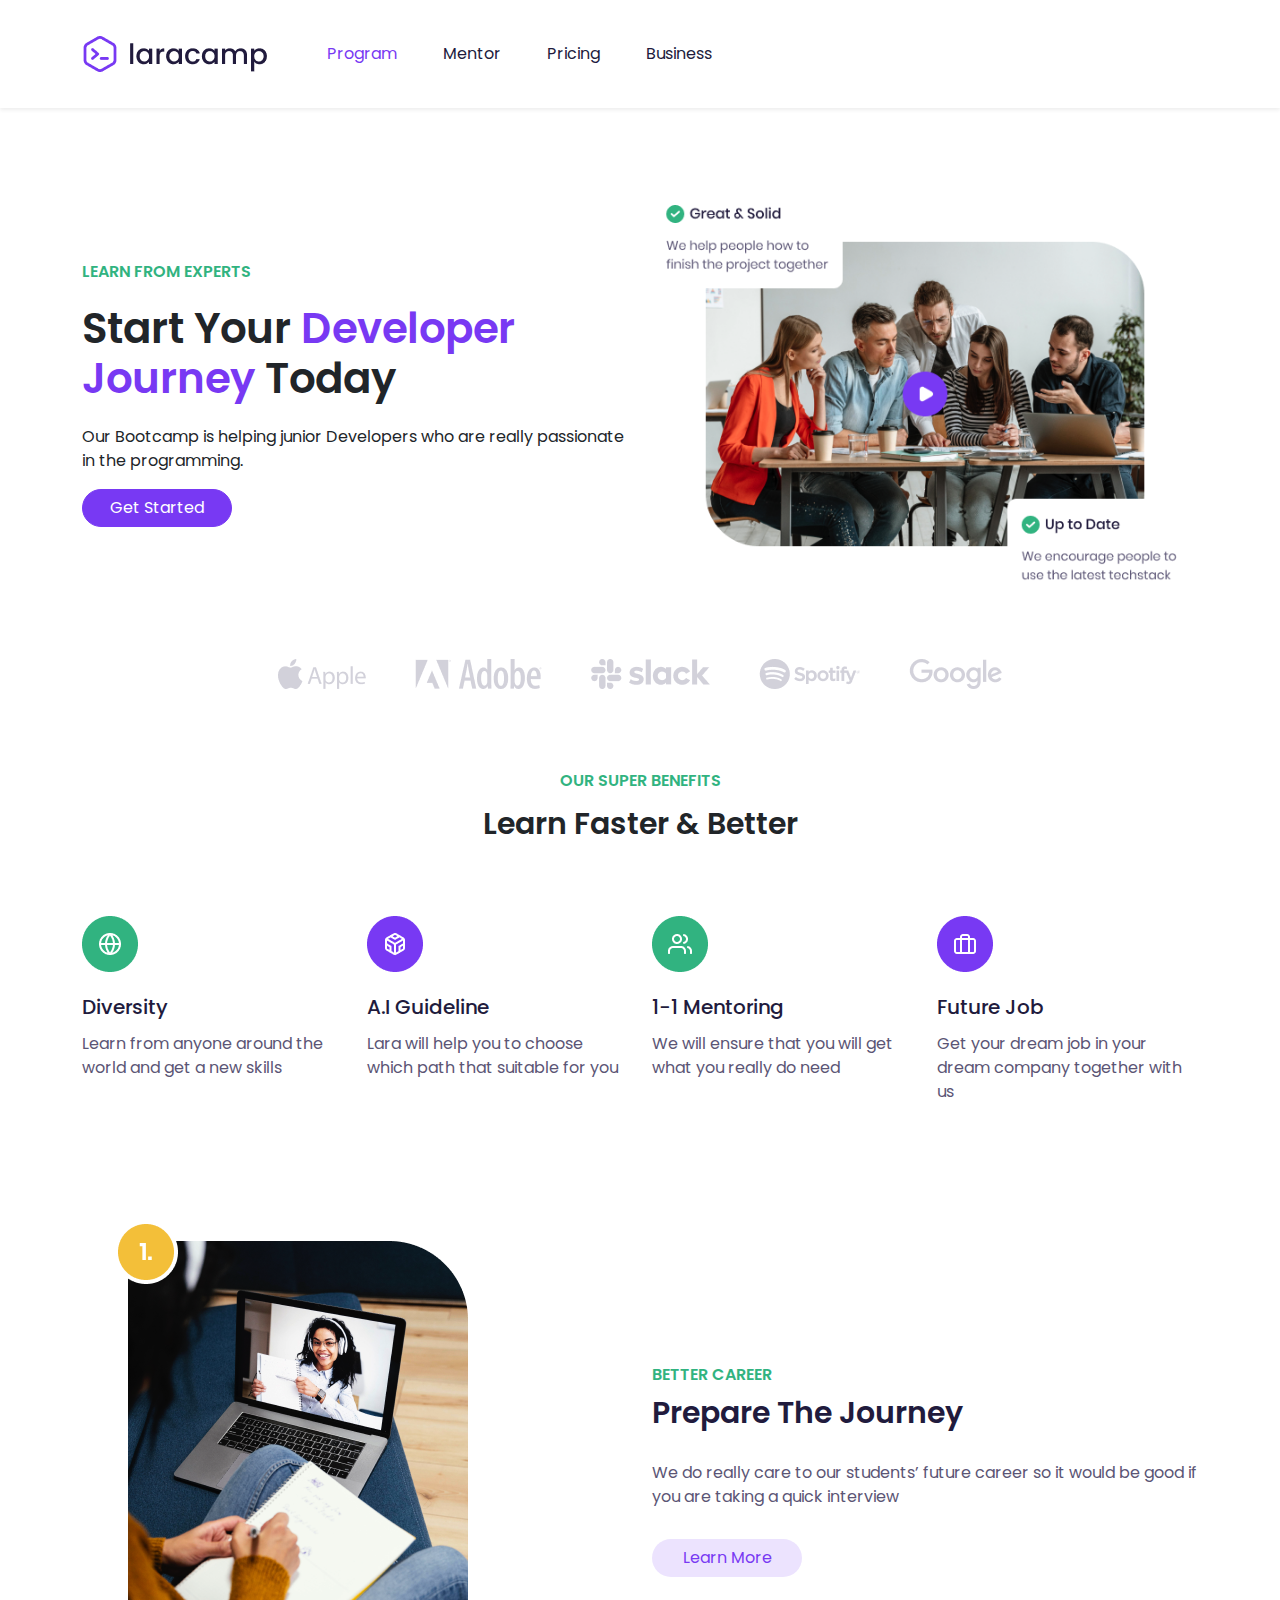
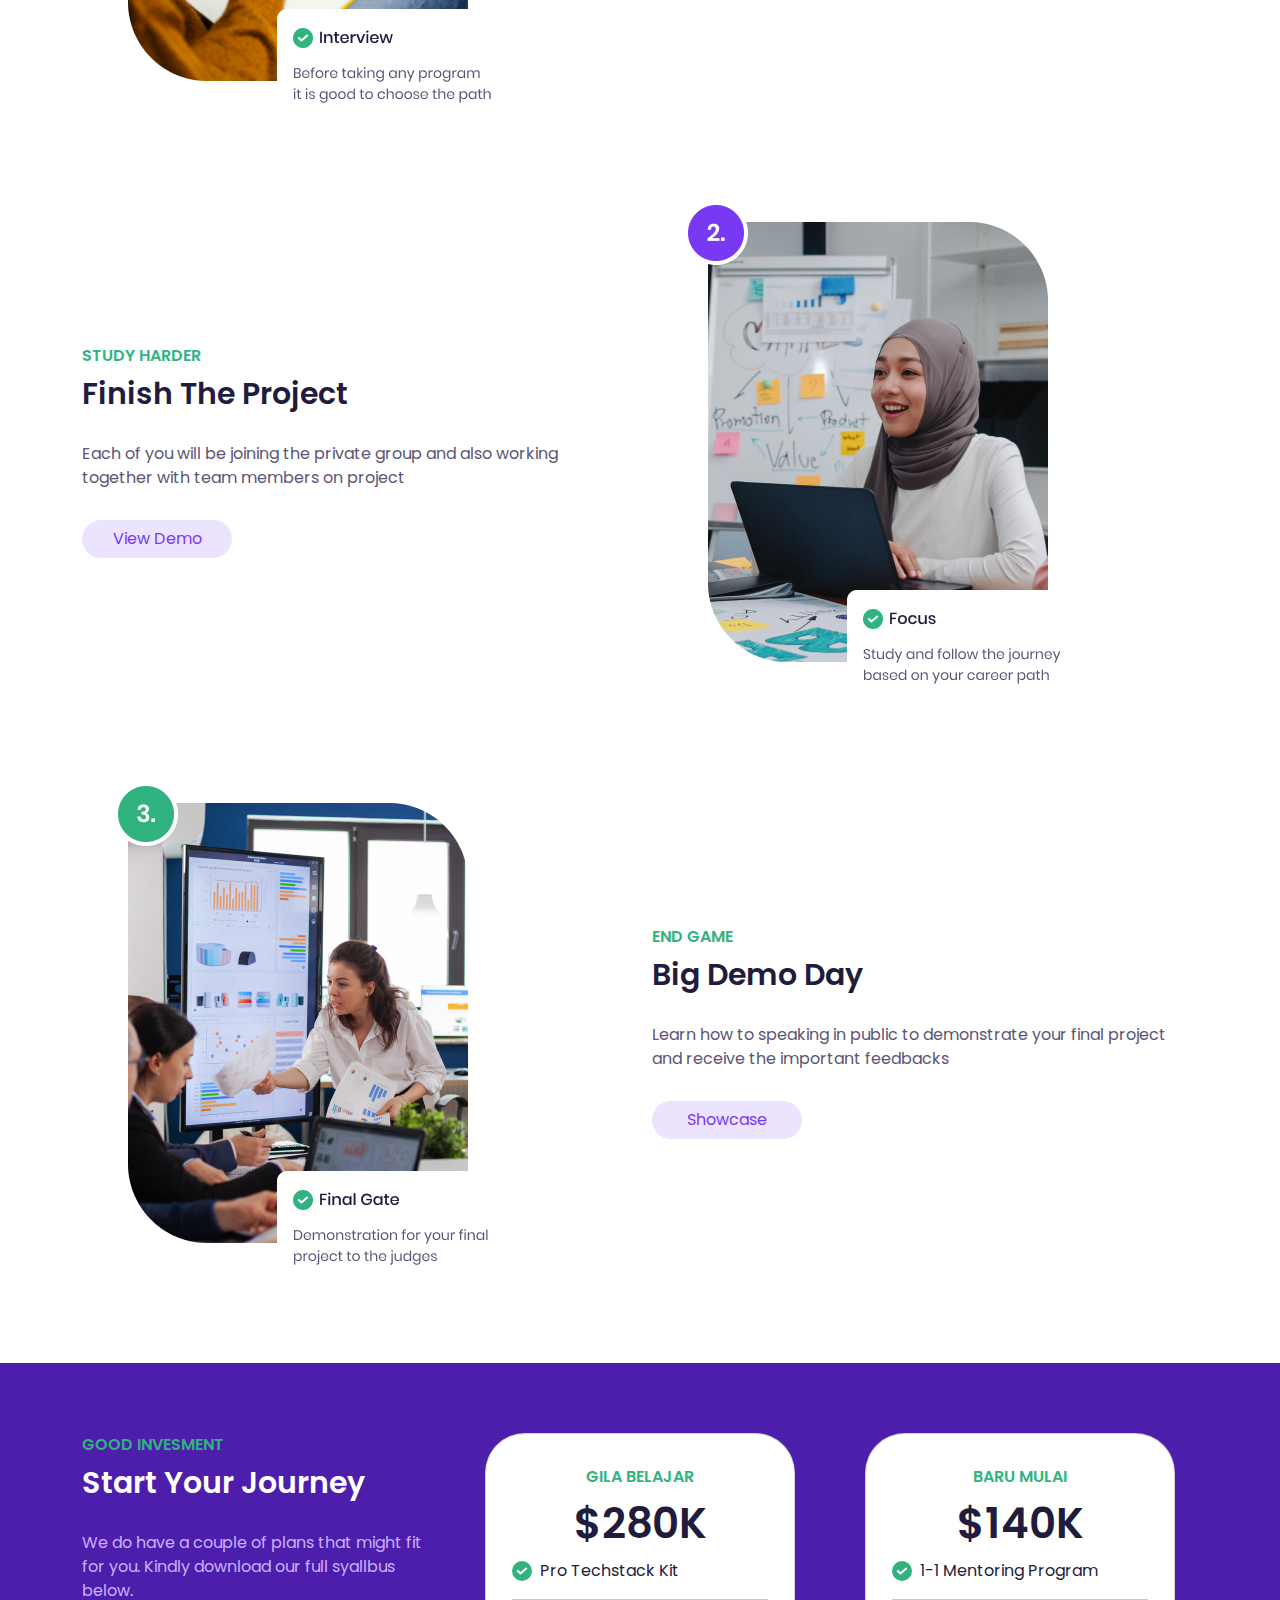
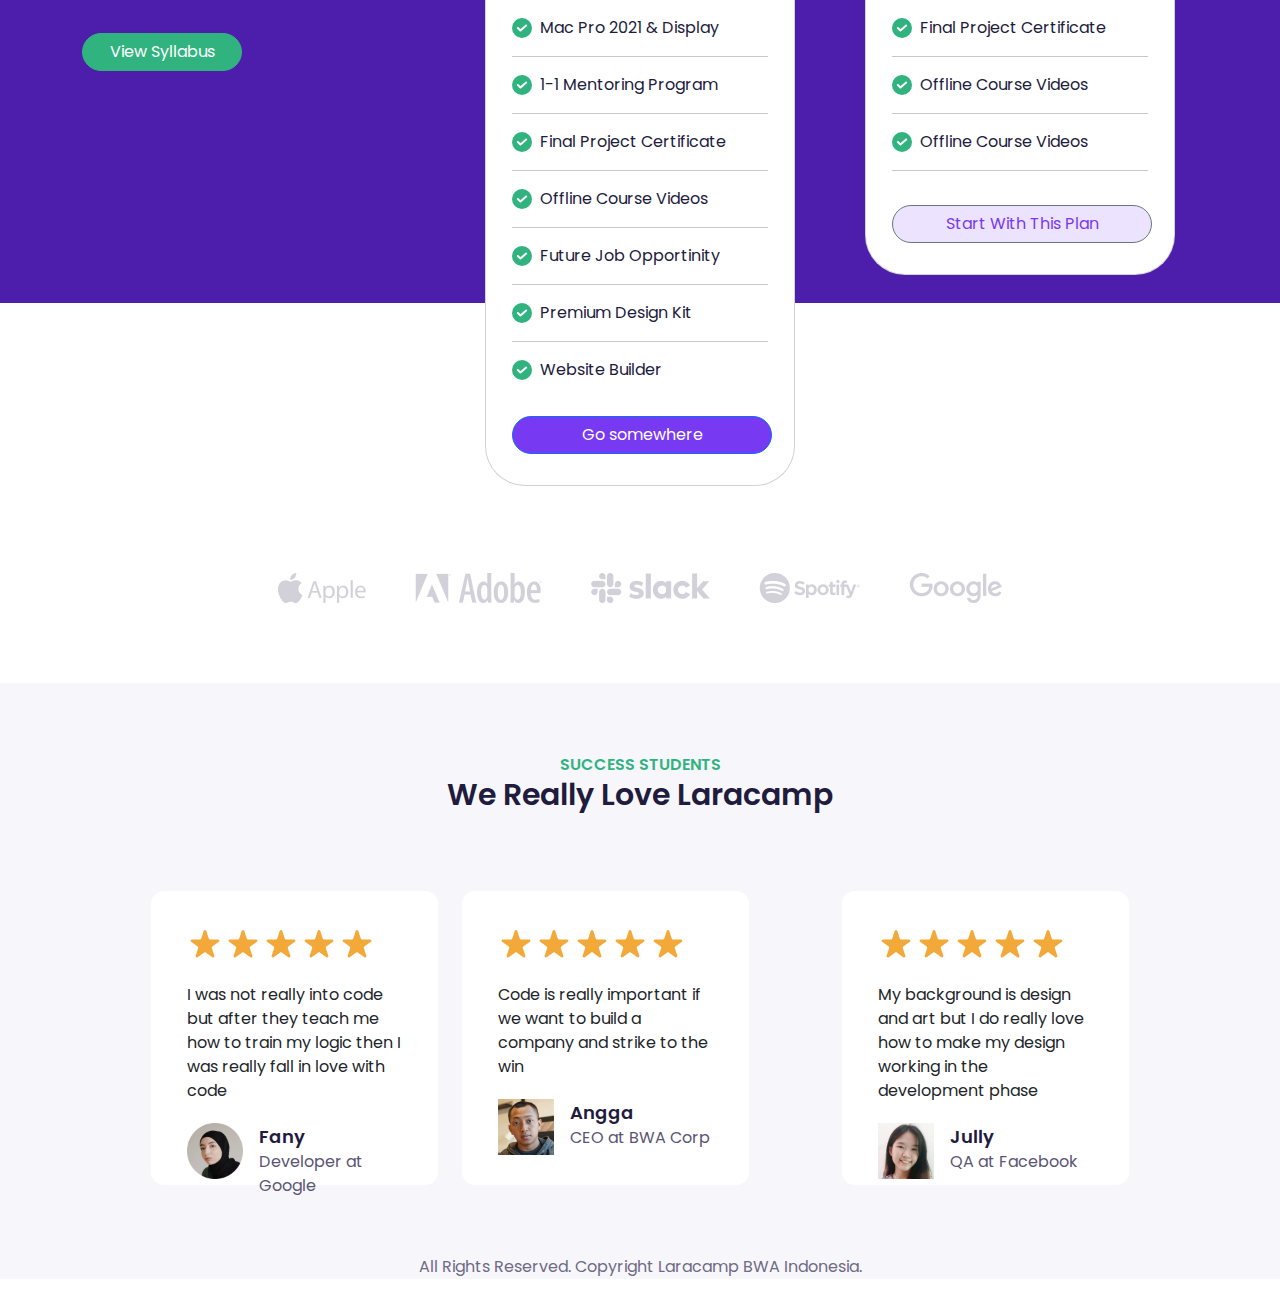
<file: index.html>
<!DOCTYPE html>
<html lang="en">
<head>
    <meta charset="UTF-8">
    <meta http-equiv="X-UA-Compatible" content="IE=edge">
    <meta name="viewport" content="width=device-width, initial-scale=1.0">
    <title>laracamp</title>

    <!-- Google Fonts -->
    <link rel="preconnect" href="https://fonts.googleapis.com">
    <link rel="preconnect" href="https://fonts.gstatic.com" crossorigin>
    <link href="https://fonts.googleapis.com/css2?family=Poppins:ital,wght@0,100;0,200;0,300;0,400;0,500;0,600;0,700;0,800;0,900;1,100;1,200;1,300;1,400;1,500;1,600;1,700;1,800;1,900&display=swap" rel="stylesheet">
    
    <!-- Bootstrap -->
    <link href="css/bootstrap.min.css" rel="stylesheet">

    <!-- Custome MyCss -->
    <link rel="stylesheet" href="mycss/style.css">

</head>
<body>

    <!-- Navbar -->
    <section class="navbar-laracamp">
        <nav class="navbar navbar-expand-lg shadow-sm">
            <div class="container container-navbar">

                <a class="navbar-brand" href="#">
                    <img src="images/logo.png" alt="Brand Laracamp">
                </a>

                <button class="navbar-toggler" type="button" data-bs-toggle="collapse" data-bs-target="#navbarSupportedContent" aria-controls="navbarSupportedContent" aria-expanded="false" aria-label="Toggle navigation">
                <span class="navbar-toggler-icon"></span>
                </button>

                <div class="collapse navbar-collapse" id="navbarSupportedContent">
                    <ul class="navbar-nav me-auto mb-2 mb-lg-0">

                        <li class="nav-item">
                        <a class="nav-link active" aria-current="page" href="#">Program</a>
                        </li>

                        <li class="nav-item">
                        <a class="nav-link" href="#">Mentor</a>
                        </li>

                        <li class="nav-item">
                        <a class="nav-link" href="#">Pricing</a>
                        </li>

                        <li class="nav-item">
                        <a class="nav-link" href="#">Business</a>
                        </li>

                    </ul>

                    <!-- sebelum login yang ditampilkan tombol ini -->
                    <!-- <div class="d-flex">
                        <a href="#" class="btn btn-sign-in">Sign In</a>
                        <a href="#" class="btn btn-success">Sign Up</a>
                    </div> -->
                    <!-- end sebelum login -->

                    <!-- setelah login -->
                    <!-- <div class="welcome-user">
                        <span>Hello, Sunghoon Park!</span>
                        <img class="img-user" src="images/photo (1).png" alt="sunghoon">
                    </div>
                    end setelah login -->

                </div>
            </div>
        </nav>
    </section>
    <!-- End Navbar -->

    <!-- hero section-->
    <section class="hero-section container">

     <div class="row">

         <div class="col-md-6 content-hero d-flex align-items-center">
            <div>
            <span>LEARN FROM EXPERTS</span>

            <h2 class="hero-title">Start Your <span>Developer<br>
                Journey</span> Today</h2>

            <p>Our Bootcamp is helping junior Developers
                 who are really passionate in the programming.</p>

                 <a href="#" class="btn btn-get-started">Get Started</a>
         </div>

         </div>

         

            <div class="col-md-6 hero-image">
                <img class="img-fluid" src="images/banner.png" alt="Banner">

            </div>
           
    </section>
    <!-- end hero section -->

    <!-- support -->
    <section class="support container text-center">
        <img src="images/Group 14.png" alt="support" class="image-fluid">
    </section>
    <!-- end support -->

    <!-- benefits -->
    <section class="benefits container">

        <div class="title-benefits text-center">
            <span>OUR SUPER BENEFITS</span>
            <p class="sub-title">Learn Faster & Better</p>
        </div>

        <div class="varian-benefits">
            <div class="row">
                <div class="col-md-3 varian">
                    <img src="images/ic_globe.png" alt="diversity"> <br>
                    <span>Diversity</span> 
                    <p class="varian-content">Learn from anyone around the world and get a new skills</p>
                </div>

                <div class="col-md-3 varian">
                    <img src="images/ic_globe (1).png" alt="diversity"> <br>
                     <span>A.I Guideline</span> 
                    <p class="varian-content">Lara will help you to choose
                        which path that suitable for you</p>
                </div>

                <div class="col-md-3 varian">
                    <img src="images/ic_globe (2).png" alt="diversity"> <br>
                    <span>1-1 Mentoring</span> 
                    <p class="varian-content">We will ensure that you will get
                        what you really do need</p>
                </div>

                <div class="col-md-3 varian">
                    <img src="images/ic_globe (3).png" alt="diversity"> <br>
                    <span>Future Job</span> 
                    <p class="varian-content">Get your dream job in your dream
                        company together with us</p>
                </div>

           
              
            </div>
        </div>

    </section>
    <!-- end benefits -->



    <!-- section carrer -->
    <section class="career container">
        <div class="row">

            <div class="col-md-6 img-career d-flex justify-content-end">
                <img src="images/Group 23.png" alt="career1" class="img-fluid">
            </div>

            <div class="col-md-6 content-career d-flex align-items-center">
                <div class="desc-career">
                    <span>BETTER CAREER</span>
                    <h3 class="title">Prepare The Journey</h3>
                    <p class="desc">We do really care to our students’ future career
                        so it would be good if you are taking a quick interview</p>
                        <a href="#" class="btn btn-career">Learn More</a>
                        
                    </div>
            </div>
        </div>

        <div class="row">

            

            <div class="col-md-6 content-career  d-flex align-items-center justify-content-center">
                <div class="desc-career">
                    <span>STUDY HARDER</span>
                    <h3 class="title">Finish The Project</h3>
                    <p class="desc">Each of you will be joining the private group and also
                        working together with team members on project</p>
                        <a href="#" class="btn btn-career">View Demo</a>
                        
                    </div>
            </div><div class="col-md-6 img-career d-flex justify-content-end">
                <img src="images/Group 24.png" alt="career1" class="img-fluid">
            </div>

        </div>

        <div class="row">

            <div class="col-md-6 img-career d-flex justify-content-end">
                <img src="images/Group 25.png" alt="career1" class="img-fluid">
            </div>

            <div class="col-md-6 content-career d-flex align-items-center">
                <div class="desc-career">
                    <span>END GAME</span>
                    <h3 class="title">Big Demo Day</h3>
                    <p class="desc">Learn how to speaking in public to demonstrate your
                        final project and receive the important feedbacks</p>
                        <a href="#" class="btn btn-career">Showcase</a>
                        
                    </div>
            </div>
        </div>



    </section>

    <!--  end section better carrer -->

    <!-- section invesment -->

    <section class="invesment">

        <div class="container">

            
            <div class="row">
                
                <div class="col-md-4 invest-content">
                    <div class="desc-content">
                        <span>GOOD INVESMENT</span>
                        <h3 class="title">Start Your Journey</h3>
                        <p class="desc">We do have a couple of plans that might fit for you.
                            Kindly download our full syallbus below.</p>
                            <a href="#" class="btn btn-silabus">View Syllabus</a>
                    </div>
                </div>
                
                <div class="col-md-4 kartu">
                    <div class="card" style="width: 310px;">
                        <div class="card-body">
                            <div class="text-center">
                            <span>GILA BELAJAR</span>
                            </div>
                          <h5 class="card-title">$280K</h5>
                          <div class="list-data">
                              <img class="list-img" src="images/ic_check.svg" alt="icon check">
                              <p>Pro Techstack Kit</p>
                           </div>
                           <hr>

                            <div class="list-data">
                              <img class="list-img" src="images/ic_check.svg" alt="icon check">
                              <p>Mac Pro 2021 & Display</p>
                           </div>
                           <hr>

                          <div class="list-data">
                              <img class="list-img" src="images/ic_check.svg" alt="icon check">
                              <p>1-1 Mentoring Program</p>
                           </div>
                           <hr>

                          <div class="list-data">
                              <img class="list-img" src="images/ic_check.svg" alt="icon check">
                              <p>Final Project Certificate</p>
                           </div>
                           <hr>

                          <div class="list-data">
                              <img class="list-img" src="images/ic_check.svg" alt="icon check">
                              <p>Offline Course Videos</p>
                           </div>
                           <hr>

                          <div class="list-data">
                              <img class="list-img" src="images/ic_check.svg" alt="icon check">
                              <p>Future Job Opportinity</p>
                           </div>
                           <hr>

                          <div class="list-data">
                              <img class="list-img" src="images/ic_check.svg" alt="icon check">
                              <p>Premium Design Kit</p>
                           </div>
                           <hr>

                          <div class="list-data">
                              <img class="list-img" src="images/ic_check.svg" alt="icon check">
                              <p>Website Builder</p>
                           </div>
                           

                           <a href="#" class="btn btn-primary">Go somewhere</a>
                        </div>
                      </div>
                </div>
                
                <div class="col-md-4 kartu">
                    
                    <div class="card" style="width: 310px;">
                        <div class="card-body">
                            <div class="text-center">
                            <span>BARU MULAI</span>
                            </div>
                          <h5 class="card-title">$140K</h5>
                          <div class="list-data">
                              <img class="list-img" src="images/ic_check.svg" alt="icon check">
                              <p>1-1 Mentoring Program</p>
                           </div>
                           <hr>

                            <div class="list-data">
                              <img class="list-img" src="images/ic_check.svg" alt="icon check">
                              <p>Final Project Certificate</p>
                           </div>
                           <hr>

                          <div class="list-data">
                              <img class="list-img" src="images/ic_check.svg" alt="icon check">
                              <p>Offline Course Videos</p>
                           </div>
                           <hr>

                          <div class="list-data">
                              <img class="list-img" src="images/ic_check.svg" alt="icon check">
                              <p>Offline Course Videos</p>
                           </div>
                           <hr>

                             <a href="#" class="btn btn-secondary">Start With This Plan</a>
                        </div>
                        
                    </div>

                </div>
                
            </div>
            
        </div>

     </section>
    <!-- end section invesment -->

    <!-- support -->
    <section class="support2 container text-center">
        <img src="images/Group 26.png" alt="support" class="img-fluid">
    </section>
    <!-- end support -->

    <!-- footer -->
    <section class="footer-section">
        <div class="container text-center header-footer">
            <span>SUCCESS STUDENTS</span>
            <h3>We Really Love Laracamp</h3>
        </div>

        <div class="container students">
            <div class="row">


                <div class="col-md-4 kartu d-flex justify-content-end">
                    <div class="card" style="width: 287px;">
                        <div class="card-body">
                            <img class="rate img-fluid" src="images/rate.svg" alt="rate">
                            <p class="card-text">
                                I was not really into code but
                                after they teach me how to
                                train my logic then I was really
                                fall in love with code</p>
                                <div class="user-students">
                                    <img class="user-img img-fluid" src="images/fanny_photo.png" alt="image1">
                                    <div class="nama">
                                        <span>Fany</span>
                                        <p class="profesi">Developer at Google</p>
                                    </div>
                                </div>
                         
                        </div>
                    </div>
                </div>

                <div class="col-md-4 kartu display justify-content-center">
                    <div class="card" style="width: 287px;">
                        <div class="card-body">
                            <img class="rate img-fluid" src="images/rate.svg" alt="rate">
                            <p class="card-text">
                                Code is really important if
                                we want to build a company
                                and strike to the win</p>
                                <div class="user-students">
                                    <img class="user-img img-fluid" src="images/anggaphoto 1.png" alt="image1">
                                    <div class="nama">
                                        <span>Angga</span>
                                        <p class="profesi">CEO at BWA Corp</p>
                                    </div>
                                </div>
                         
                        </div>
                    </div>
                </div>

                <div class="col-md-4 kartu">
                    <div class="card" style="width: 287px;">
                        <div class="card-body">
                            <img class="rate img-fluid" src="images/rate.svg" alt="rate">
                            <p class="card-text">
                                My background is design and
                                art but I do really love how
                                to make my design working in
                                the development phase</p>
                                <div class="user-students">
                                    <img class="user-img img-fluid" src="images/FANY.png" alt="image1">
                                    <div class="nama">
                                        <span>Jully</span>
                                        <p class="profesi">QA at Facebook</p>
                                    </div>
                                </div>
                         
                        </div>
                    </div>
                </div>

            </div>
        </div>
       
        <p class="text-center copy">
            All Rights Reserved. Copyright Laracamp BWA Indonesia.
        </p>
    </section>

    <script src="js/bootstrap.bundle.min.js"></script>
</body>
</html>
</file>
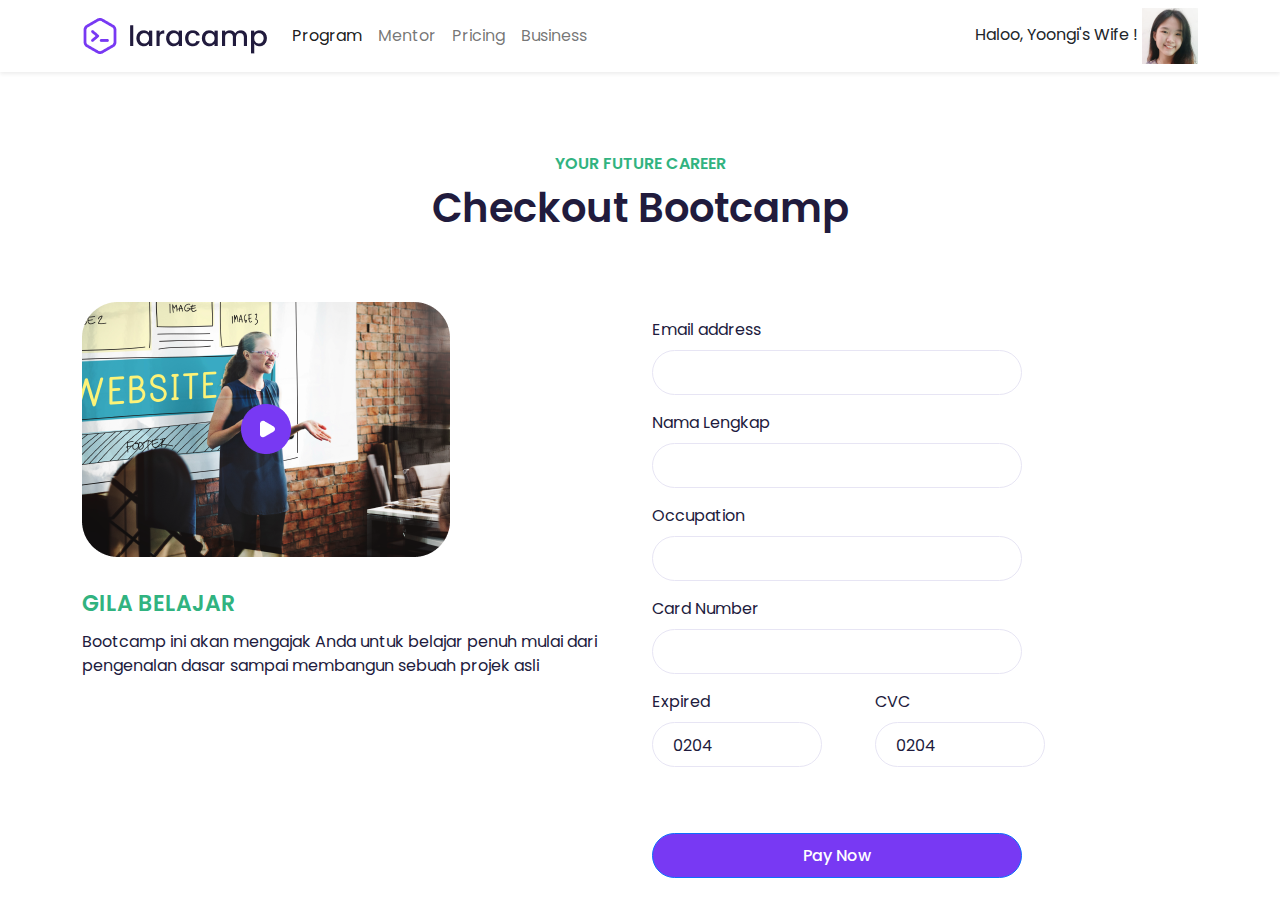
<file: checkout.html>
<!DOCTYPE html>
<html lang="en">
<head>
    <meta charset="UTF-8">
    <meta http-equiv="X-UA-Compatible" content="IE=edge">
    <meta name="viewport" content="width=device-width, initial-scale=1.0">
    <title>Document</title>

    <!-- Google font -->
    <link rel="preconnect" href="https://fonts.googleapis.com">
    <link rel="preconnect" href="https://fonts.gstatic.com" crossorigin>
    <link href="https://fonts.googleapis.com/css2?family=Poppins:ital,wght@0,100;0,200;0,300;0,400;0,500;0,600;0,700;0,800;0,900;1,100;1,200;1,300;1,400;1,500;1,600;1,700;1,800;1,900&display=swap" rel="stylesheet">

    <!-- Bootstrap -->
    <link href="css/bootstrap.min.css" rel="stylesheet">

    <!-- Custom Mycss -->
    <link rel="stylesheet" href="mycss/style.css">
</head>
<body>

     <!-- Navbar -->
     <section class="navbar-laracamp">

        <nav class="navbar navbar-expand-lg shadow-sm">
            <div class="container">


              <a class="navbar-brand" href="#">
                <img src="images/logo.png" alt="Brand Laracamp">
              </a>

              <button class="navbar-toggler" type="button" data-bs-toggle="collapse" data-bs-target="#navbarSupportedContent" aria-controls="navbarSupportedContent" aria-expanded="false" aria-label="Toggle navigation">
                <span class="navbar-toggler-icon"></span>
              </button>
              <div class="collapse navbar-collapse" id="navbarSupportedContent">
                <ul class="navbar-nav me-auto mb-2 mb-lg-0">
                  <li class="nav-item">
                    <a class="nav-link active" aria-current="page" href="#">Program</a>
                  </li>

                  <li class="nav-item">
                    <a class="nav-link" href="#">Mentor</a>
                  </li>
                  
                  <li class="nav-item">
                    <a class="nav-link" href="#">Pricing</a>
                  </li>
       
                  <li class="nav-item">
                    <a class="nav-link" href="#">Business</a>
                  </li>
       
                </ul>

                <!-- Sebelum Login -->

                <!-- <div class="d-flex">
  
                  <a href="#" class="btn btn-sign-in">Sign In</a>
                  <a href="#" class="btn btn-success">Sign Up</a>
                </div> -->

                <!-- Akhir dari sebelum login -->

                <!-- Setelah Login -->

                <div class="Halo-beb">
                     <span>Haloo, Yoongi's Wife !</span>
                     <img class="img-user" src="images/FANY.png" alt="zahra">
                </div>

                <!-- End Setelah Login -->

              </div>
            </div>
          </nav>

    </section>
    <!--End Navbar  -->


    <!-- Checkout Bootcamp -->
    <section class="container checkout-bootcamp">
        <span>YOUR FUTURE CAREER</span>
        <h2>Checkout Bootcamp</h2>

    </section>

    <!-- End Checkout -->

    <!-- Detail Checkout -->
    <section class="detail-checkout container">
        <div class="row">
            <div class="col-md-6 left-content">
              <div>
                <div class="video">
                    <img src="images/item.png" class="img-fluid" alt="view video">
                 </div>

                 <div class="desc">
                    <span>GILA BELAJAR</span>
                    <p cl>Bootcamp ini akan mengajak Anda untuk
                        belajar penuh mulai dari pengenalan dasar
                        sampai membangun sebuah projek asli</p>
                 </div>
              </div>
  
            </div>

            <div class="col-md-6 right-content">
                <form class="mt-3">
                    <div class="mb-3 inputan">
                      <label for="exampleInputEmail1" class="form-label">Email address</label>
                      <input type="email" class="form-control" id="email" aria-describedby="emailHelp">
                    </div>
                    
                    <div class="mb-3 inputan">
                      <label for="exampleInputnama" class="form-label">Nama Lengkap</label>
                      <input type="text" class="form-control" id="namalengkap" aria-describedby="emailHelp">
                    </div>
                    
                    <div class="mb-3 inputan">
                      <label for="exampleInputEmail1" class="form-label">Occupation</label>
                      <input type="text" class="form-control" id="occupation" aria-describedby="emailHelp">
                    </div>
                    
                    <div class="mb-3 inputan">
                      <label for="exampleInputEmail1" class="form-label">Card Number</label>
                      <input type="number" class="form-control" id="cardnumber" aria-describedby="emailHelp">
                    </div>
                    
                  <div class="row">
                    <div class="col-md-3 inputan2">
                        <div class="mb-3">
                            <label for="exampleInputEmail1" class="form-label">Expired</label>
                            <input type="text" class="form-control" id="expired" value="0204">
                        </div>
                    </div>

                    <div class="col-md-3 inputan2">
                        <div class="mb-3 jarak">
                            <label for="exampleInputEmail1" class="form-label">CVC</label>
                            <input type="text" class="form-control" id="cvc" value="0204">
                        </div>
                    </div>
                  </div>
                    
                    <button type="submit" class="btn btn-primary">Pay Now</button>
                  </form>
            </div>
        </div>
    </section>

    <!-- End Detail -->

    <script src="js/bootstrap.bundle.min.js"></script>
</body>
</html>
</file>
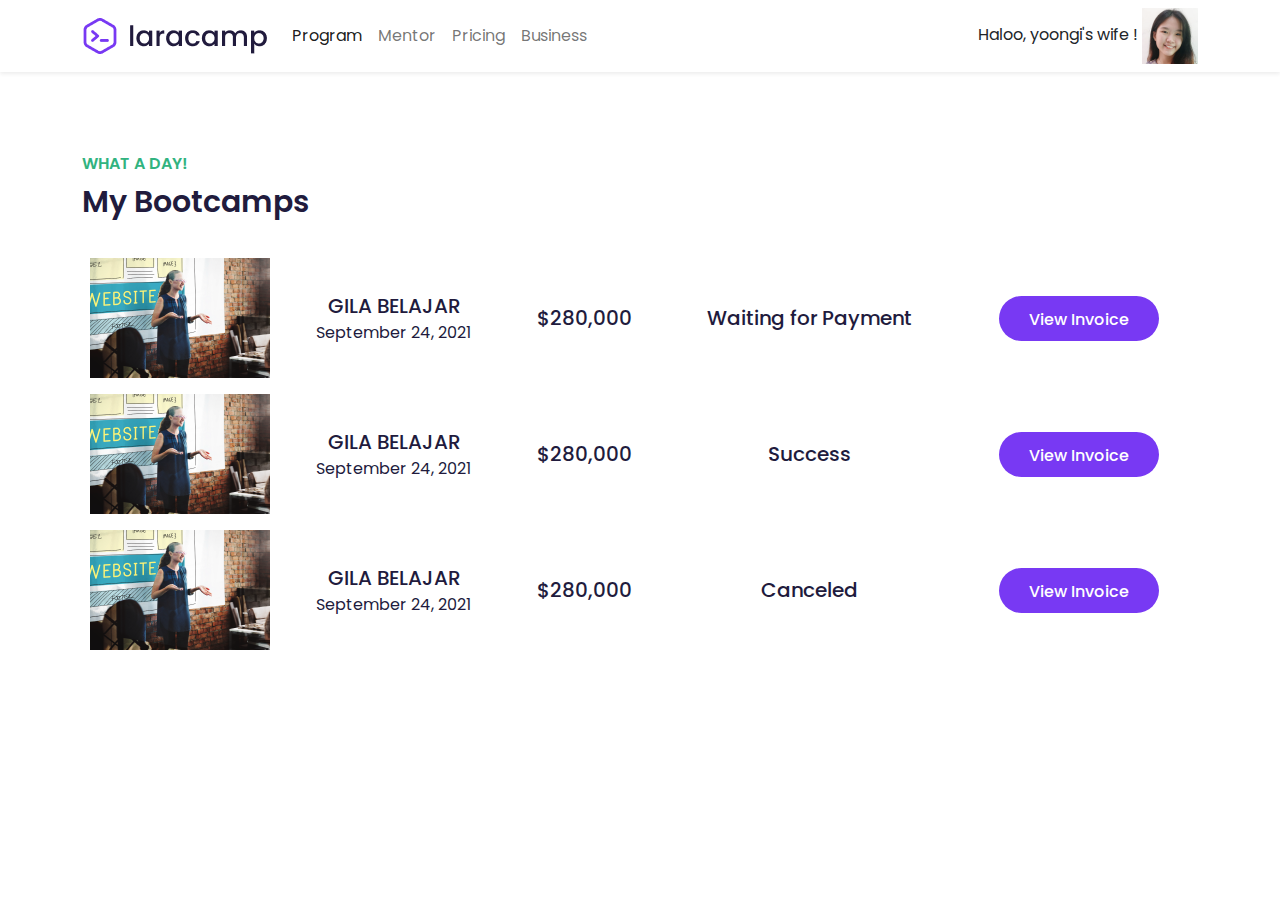
<file: dashboard.html>
<!DOCTYPE html>
<html lang="en">
<head>
    <meta charset="UTF-8">
    <meta http-equiv="X-UA-Compatible" content="IE=edge">
    <meta name="viewport" content="width=device-width, initial-scale=1.0">
    <title>Document</title>

    <!-- Google font -->
    <link rel="preconnect" href="https://fonts.googleapis.com">
    <link rel="preconnect" href="https://fonts.gstatic.com" crossorigin>
    <link href="https://fonts.googleapis.com/css2?family=Poppins:ital,wght@0,100;0,200;0,300;0,400;0,500;0,600;0,700;0,800;0,900;1,100;1,200;1,300;1,400;1,500;1,600;1,700;1,800;1,900&display=swap" rel="stylesheet">

    <!-- Bootstrap -->
    <link href="css/bootstrap.min.css" rel="stylesheet">

    <!-- Custom Mycss -->
    <link rel="stylesheet" href="mycss/style.css">
</head>
<body>

     <!-- Navbar -->
     <section class="navbar-laracamp">

        <nav class="navbar navbar-expand-lg shadow-sm">
            <div class="container">


              <a class="navbar-brand" href="#">
                <img src="images/logo.png" alt="Brand Laracamp">
              </a>

              <button class="navbar-toggler" type="button" data-bs-toggle="collapse" data-bs-target="#navbarSupportedContent" aria-controls="navbarSupportedContent" aria-expanded="false" aria-label="Toggle navigation">
                <span class="navbar-toggler-icon"></span>
              </button>
              <div class="collapse navbar-collapse" id="navbarSupportedContent">
                <ul class="navbar-nav me-auto mb-2 mb-lg-0">
                  <li class="nav-item">
                    <a class="nav-link active" aria-current="page" href="#">Program</a>
                  </li>

                  <li class="nav-item">
                    <a class="nav-link" href="#">Mentor</a>
                  </li>
                  
                  <li class="nav-item">
                    <a class="nav-link" href="#">Pricing</a>
                  </li>
       
                  <li class="nav-item">
                    <a class="nav-link" href="#">Business</a>
                  </li>
       
                </ul>

                <!-- Sebelum Login -->

                <!-- <div class="d-flex">
  
                  <a href="#" class="btn btn-sign-in">Sign In</a>
                  <a href="#" class="btn btn-success">Sign Up</a>
                </div> -->

                <!-- Akhir dari sebelum login -->

                <!-- Setelah Login -->

                <div class="Halo-beb">
                     <span>Haloo, yoongi's wife !</span>
                     <img class="img-user" src="images/FANY.png" alt="dila">
                </div>

                <!-- End Setelah Login -->

              </div>
            </div>
          </nav>

    </section>
    <!--End Navbar  -->


    <!-- Dasboard -->
    <section class="container dashboard">
    <span>WHAT A DAY!</span>
    <h2>My Bootcamps</h2>

    <table class="table table-borderless">
        <tbody>
          <tr>
            <td class="td-img">
                <img src="images/image 15.png" alt="cover">
            </td>
            <td class="td-bootcamp">
                <div class="desc">
                    <p class="name">GILA BELAJAR</p>
                    <p class="date">September 24, 2021</p>
                </div>
              
            </td>
            <td>$280,000</td>
            <td>Waiting for Payment</td>
            <td>
                <a href="#" class="btn btn-dash">View Invoice</a>
            </td>
          </tr>

          <tr>
            <td class="td-img">
                <img src="images/image 15.png" alt="cover">
            </td>
            <td class="td-bootcamp">
                <div class="desc">
                    <p class="name">GILA BELAJAR</p>
                    <p class="date">September 24, 2021</p>
                </div>
              
            </td>
            <td>$280,000</td>
            <td>Success</td>
            <td>
                <a href="#" class="btn btn-dash">View Invoice</a>
            </td>
          </tr>

          <tr>
            <td class="td-img">
                <img src="images/image 15.png" alt="cover">
            </td>
            <td class="td-bootcamp">
                <div class="desc">
                    <p class="name">GILA BELAJAR</p>
                    <p class="date">September 24, 2021</p>
                </div>
              
            </td>
            <td>$280,000</td>
            <td>Canceled</td>
            <td>
                <a href="#" class="btn btn-dash">View Invoice</a>
            </td>
          </tr>
        </tbody>
      </table>
    </section>

    <!-- End Dashboard -->

    

    <script src="js/bootstrap.bundle.min.js"></script>
</body>
</html>
</file>
<file: mycss/style.css>
* {
  font-family: "Poppins", sans-serif;
}

:root {
  --main-color: #7839F3;
  --ijo-color: #31B380;
  --hitam-color: #211B3D;
  ---hitam-desc-color: #5B5575;
  --semibold-fw: 600;
  --regular-fw:400;
  --bg-color-secondary: #F5EFFF;
  --bg-color-footer: #F7F7FB;
  --border-color:#ECE3FE;
}

.navbar-laracamp nav .container-navbar {
  margin-top: 20px;
  margin-bottom: 20px;
}
.navbar-laracamp nav .container-navbar .navbar-brand {
  margin-right: 51px;
}
.navbar-laracamp nav .container-navbar .collapse ul .nav-item {
  margin-right: 30px;
}
.navbar-laracamp nav .container-navbar .collapse ul .nav-item .nav-link {
  font-weight: 400;
  font-size: 16px;
  color: #211B3D;
}
.navbar-laracamp nav .container-navbar .collapse ul .nav-item :hover {
  color: #7839F3;
}
.navbar-laracamp nav .container-navbar .collapse ul .nav-item .active {
  color: #7839F3;
}
.navbar-laracamp nav .container-navbar .collapse ul .active {
  color: #7839F3;
}
.navbar-laracamp nav .container-navbar .collapse .d-flex .btn-sign-in {
  background-color: #F5EFFF;
  border-color: #ECE3FE;
  color: #7839F3;
  border-radius: 50px;
  padding-top: 7px;
  padding-bottom: 7px;
  padding-left: 25px;
  padding-right: 25px;
  font-weight: 500;
  font-size: 16px;
}
.navbar-laracamp nav .container-navbar .collapse .d-flex .btn-success {
  background-color: #7839F3;
  border-radius: 50px;
  padding-top: 7px;
  padding-bottom: 7px;
  padding-left: 25px;
  padding-right: 25px;
  margin-left: 20px;
  font-weight: 500;
  font-size: 16px;
  border-color: #7839F3;
}
.navbar-laracamp nav .container-navbar .collapse .welcome-user span {
  margin-right: 10px;
}
.navbar-laracamp nav .container-navbar .collapse .welcome-user .img-user {
  height: 50px;
  width: 50;
}

.hero-section {
  margin-top: 80px;
}
.hero-section .row .content-hero span {
  font-weight: 600;
  font-size: 16px;
  color: #31B380;
  margin-bottom: 20px;
}
.hero-section .row .content-hero .hero-title {
  font-size: 42px;
  margin-bottom: 20px;
  margin-top: 20px;
  font-weight: 600;
}
.hero-section .row .content-hero .hero-title span {
  color: var(--main-color);
  font-size: 42px;
  font-weight: 600;
}
.hero-section .row .content-hero .desc {
  font-weight: 400;
  font-size: 16px;
  color: #5B5575;
  margin-bottom: 30px;
}
.hero-section .row .content-hero .btn-get-started {
  background-color: var(--main-color);
  color: white;
  border-radius: 50px;
  border-color: var(--main-color);
  width: 150px;
}
@media (max-width: 912px) {
  .hero-section .row .hero-image {
    margin-top: 30px;
  }
}

.support {
  margin-top: 60px;
  margin-bottom: 80px;
}

.benefits {
  margin-bottom: 100px;
}
.benefits .title-benefits span {
  font-weight: 600;
  font-size: 16px;
  color: var(--ijo-color);
}
.benefits .title-benefits .sub-title {
  font-weight: 600;
  font-size: 30px;
  margin-top: 8px;
}
.benefits .varian-benefits {
  margin-top: 70px;
}
.benefits .varian-benefits .row .varian img {
  margin-bottom: 20px;
}
.benefits .varian-benefits .row .varian span {
  font-weight: 500;
  font-size: 20px;
  color: var(--hitam-color);
}
.benefits .varian-benefits .row .varian .varian-content {
  margin-top: 10px;
  font-weight: 400;
  font-size: 16px;
  color: #5B5575;
}
@media (max-width: 912) {
  .benefits .varian-benefits .row .varian {
    margin-top: 20px;
  }
}

.career .row {
  margin-bottom: 80px;
}
.career .row .img-career img {
  padding-right: 120px;
}
@media (max-width: 912px) {
  .career .row .img-career {
    display: block;
    margin-left: auto;
    margin-right: auto;
    margin-bottom: 30px;
  }
}
.career .row .content-career .desc-career span {
  font-weight: var(--semibold-fw);
  font-size: 16px;
  color: var(--ijo-color);
}
.career .row .content-career .desc-career .title {
  margin-top: 8px;
  font-weight: var(--semibold-fw);
  font-size: 30px;
  color: var(--hitam-color);
}
.career .row .content-career .desc-career .desc {
  font-weight: var(--regular-fw);
  font-size: 16px;
  color: var(---hitam-desc-color);
  margin-top: 30px;
  margin-bottom: 30px;
}
.career .row .content-career .desc-career .btn-career {
  background-color: var(--bg-color-secondary);
  background-color: var(--border-color);
  color: var(--main-color);
  font-weight: var(--medium-fw);
  border-radius: 50px;
  width: 150px;
  font-size: 16px;
}

.invesment {
  margin-bottom: 70px;
  background-color: #4D1DAB;
  padding-bottom: 70px;
  padding-top: 70px;
  height: 540px;
}
.invesment .container .row .invest-content .desc-content span {
  font-weight: var(--semibold-fw);
  font-size: 16px;
  color: var(--ijo-color);
}
.invesment .container .row .invest-content .desc-content .title {
  margin-top: 8px;
  font-weight: var(--semibold-fw);
  font-size: 30px;
  color: white;
}
.invesment .container .row .invest-content .desc-content .desc {
  color: #CBB0FF;
  font-weight: var(--regular-fw);
  font-size: 16px;
  margin-top: 30px;
  margin-bottom: 30px;
}
.invesment .container .row .invest-content .desc-content .btn-silabus {
  color: white;
  width: 160px;
  background-color: var(--ijo-color);
  border-color: var(--ijo-color);
  border-radius: 50px;
  font-weight: var(--medium-fw);
  font-size: 16;
}
.invesment .container .row .kartu {
  display: flex;
  justify-content: center;
  height: -webkit-fit-content;
  height: -moz-fit-content;
  height: fit-content;
}
.invesment .container .row .kartu .card {
  border-radius: 40px;
}
.invesment .container .row .kartu .card .card-body {
  margin-top: 15px;
  margin-bottom: 15px;
  margin-left: 10px;
  margin-right: 10px;
}
.invesment .container .row .kartu .card .card-body span {
  font-weight: var(--semibold-fw);
  font-size: 16px;
  color: var(--ijo-color);
}
.invesment .container .row .kartu .card .card-body .card-title {
  font-weight: var(--semibold-fw);
  font-size: 42px;
  color: var(--hitam-color);
  text-align: center;
  margin-top: 10px;
  margin-bottom: 10px;
}
.invesment .container .row .kartu .card .card-body .list-data .list-img {
  float: left;
  margin-top: 2px;
  margin-right: 8px;
}
.invesment .container .row .kartu .card .card-body .list-data p {
  font-weight: var(--medium-fw);
  font-size: 16px;
  color: var(--hitam-color);
}
.invesment .container .row .kartu .card .card-body .btn-primary {
  margin-top: 18px;
  width: 260px;
  background-color: var(--main-color);
  font-weight: var(--medium-fw);
  font-size: 16px;
  color: white;
  background-color: var(--main-color);
  border-radius: 47px;
}
.invesment .container .row .kartu .card .card-body .btn-secondary {
  margin-top: 18px;
  width: 260px;
  background-color: var(--bg-color-secondary);
  font-weight: var(--medium-fw);
  font-size: 16px;
  color: var(--main-color);
  background-color: var(--border-color);
  border-radius: 47px;
}
@media (max-width: 912px) {
  .invesment .container .row .kartu {
    margin-top: 40px;
  }
}

.support2 {
  margin-top: 270px;
  margin-bottom: 80px;
}

@media (max-width: 921px) {
  .support2 {
    display: none;
  }
}
.footer-section {
  background-color: var(--bg-color-footer);
}
.footer-section .header-footer {
  padding-top: 70px;
  padding-bottom: 70px;
}
.footer-section .header-footer span {
  font-weight: var(--semibold-fw);
  font-size: 16px;
  color: var(--ijo-color);
}
.footer-section .header-footer h3 {
  font-weight: var(--semibold-fw);
  font-size: 30px;
  color: var(--hitam-color);
}
.footer-section .students .row .kartu .card {
  border-radius: 13px;
  height: 294px;
  border: none;
}
.footer-section .students .row .kartu .card .card-body {
  margin: 20px;
}
.footer-section .students .row .kartu .card .card-body .card-text {
  margin-top: 20px;
  margin-bottom: 20px;
}
.footer-section .students .row .kartu .card .card-body .user-students .user-img {
  margin-right: 16px;
  float: left;
  width: 56px;
  height: 56px;
}
.footer-section .students .row .kartu .card .card-body .user-students .nama span {
  font-weight: var(--semibold-fw);
  font-size: 18px;
  color: var(--hitam-color);
}
.footer-section .students .row .kartu .card .card-body .user-students .nama .profesi {
  font-weight: var(--regular-fw);
  font-size: 16px;
  color: var(---hitam-desc-color);
}
@media (max-width: 912px) {
  .footer-section .students .row .kartu .kartu {
    margin-top: 30px;
    display: flex;
    justify-content: center !important;
  }
}
.footer-section .copy {
  margin-top: 70px;
  color: #6F6A86;
  font-weight: 400;
  font-size: 16px;
}

@media (max-width: 912px) {
  .footer-section {
    margin-top: 1000px;
  }
}
.checkout-bootcamp {
  text-align: center;
  margin-top: 80px;
  margin-bottom: 70px;
}
.checkout-bootcamp span {
  color: #31B380;
  font-weight: 600;
  font-size: 16px;
}
.checkout-bootcamp h2 {
  font-size: 40px;
  font-weight: var(--semibold-fw);
  margin-top: 8px;
  color: var(--hitam-color);
}

.detail-checkout .row .left-content {
  display: flex;
  justify-content: center;
}
.detail-checkout .row .left-content .video {
  margin-bottom: 30px;
}
.detail-checkout .row .left-content .desc span {
  font-weight: var(--semibold-fw);
  color: var(--ijo-color);
  font-size: 22px;
}
.detail-checkout .row .left-content .desc p {
  font-weight: var(--regular-fw);
  color: var(--hitam-color);
  font-size: 16px;
  margin-top: 10px;
}
.detail-checkout .row .right-content form .inputan .form-label {
  font-weight: var(--regular-fw);
  color: var(--hitam-color);
  font-size: 16px;
  margin-bottom: 8px;
}
.detail-checkout .row .right-content form .inputan input {
  border-radius: 47px;
  border-color: #E7E5F4;
  width: 370px;
  height: 45px;
  padding-left: 20px;
  padding-right: 20px;
  padding-bottom: 10px;
  padding-top: 10px;
  font-weight: var(--regular-fw);
  color: var(--hitam-color);
  font-size: 16px;
}
.detail-checkout .row .right-content form .row .inputan2 .form-label {
  font-weight: var(--regular-fw);
  color: var(--hitam-color);
  font-size: 16px;
  margin-bottom: 8px;
}
.detail-checkout .row .right-content form .row .inputan2 input {
  border-radius: 47px;
  border-color: #E7E5F4;
  width: 170px;
  height: 45px;
  padding-left: 20px;
  padding-right: 20px;
  padding-bottom: 10px;
  padding-top: 11px;
  font-weight: var(--regular-fw);
  color: var(--hitam-color);
  font-size: 16px;
}
.detail-checkout .row .right-content form .row .inputan2 .jarak {
  margin-left: 80px;
}
@media (max-width: 912px) {
  .detail-checkout .row .right-content form .row .inputan2 .jarak {
    margin-left: 32px;
  }
  .detail-checkout .row .right-content form .row .inputan2 input {
    width: 370px;
  }
}
.detail-checkout .row .right-content .btn-primary {
  background-color: var(--main-color);
  padding-top: 10px;
  padding-bottom: 11px;
  margin-top: 50px;
  font-weight: 500;
  font-size: 16px;
  border-radius: 47px;
  width: 370px;
  height: 45px;
}

.success {
  margin-top: 106px;
}

.back {
  margin-top: 106px;
  text-align: center;
  margin-bottom: 172px;
}
.back span {
  font-weight: var(--semibold-fw);
  font-size: 16px;
  color: var(--ijo-color);
}
.back h2 {
  font-weight: var(--semibold-fw);
  font-size: 30px;
  color: var(--hitam-color);
  margin-top: 8px;
  margin-bottom: 30px;
}
.back .btn-dashboard {
  background-color: var(--main-color);
  width: 228px;
  color: white;
  border-radius: 47px;
  padding-top: 10px;
  padding-bottom: 10px;
  border: none;
}
.back .btn-dashboard:hover {
  background-color: var(--main-color);
  color: white;
}

.dashboard {
  margin-top: 80px;
}
.dashboard span {
  font-weight: var(--semibold-fw);
  font-size: 16px;
  color: var(--ijo-color);
}
.dashboard h2 {
  font-weight: var(--semibold-fw);
  font-size: 30px;
  color: var(--hitam-color);
  margin-top: 8px;
  margin-bottom: 30px;
}
.dashboard table tr {
  margin-top: 18px;
}
.dashboard table tr .td-img {
  width: 180px;
  height: 120px;
}
.dashboard table tr .td-bootcamp {
  vertical-align: middle;
}
.dashboard table tr .td-bootcamp .desc .name {
  font-weight: var(--medium--fw);
  font-size: 20px;
  color: var(--hitam-color);
  margin-bottom: 0px;
}
.dashboard table tr .td-bootcamp .desc .date {
  font-weight: var(--regular-fw);
  font-size: 16px;
  color: var(--hitam-desc-color);
  margin-bottom: 0px;
}
.dashboard table td {
  color: var(--hitam-color);
  font-weight: 500;
  font-size: 20px;
  vertical-align: middle;
  text-align: center;
}
.dashboard table .btn-dash {
  background-color: var(--main-color);
  border-radius: 47px;
  font-weight: 500;
  font-size: 16px;
  padding-top: 10px;
  padding-top: 11px;
  width: 160px;
  height: 45px;
  color: #FFFFFF;
}/*# sourceMappingURL=style.css.map */
</file>
